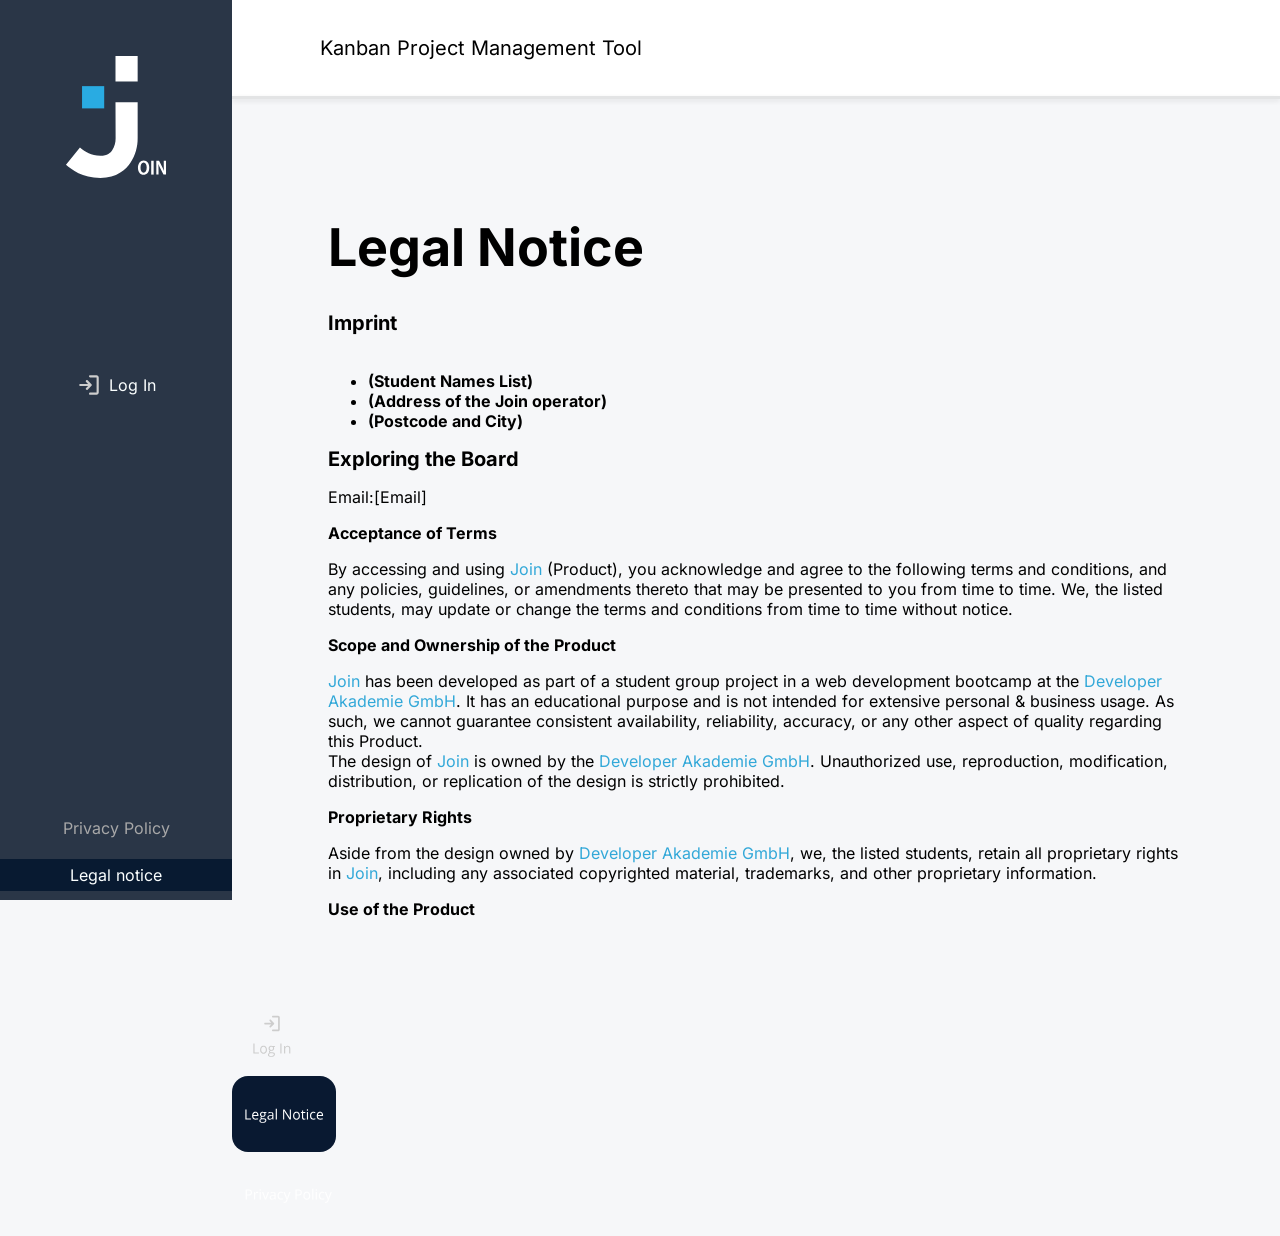
<file: HTML/guest_legal_notice.html>
<!DOCTYPE html>
<html lang="en">

<head>
    <meta charset="UTF-8">
    <meta name="viewport" content="width=device-width, initial-scale=1.0">
    <title>Join</title>
    <link rel="stylesheet" href="../style/style.css">
    <link rel="icon" type="image/x-icon" href="../assets/icons/favicon.svg">
    <link rel="stylesheet" href="../style/navbar.css">
    <link rel="stylesheet" href="../style/buttons.css">
    <link rel="stylesheet" href="../style/color.css">
    <link rel="stylesheet" href="../style/fonts.css">
    <link rel="stylesheet" href="../style/policy.css">
    <link rel="stylesheet" href="../style/legal_notice.css">
    <link rel="stylesheet" href="../style/mobile/policy_mobile.css">
    <link rel="stylesheet" href="../style/mobile/navbar_mobile.css">
    <script src="../scripts/policy_legalnotice/policy_legal_notices.js"></script>


</head>

<body>
    <div class="full_content">
        <nav class="nav mobile_display_none">
            <div class="nav-icon-capa2">
                <img src="../assets/icons/capa_2.svg">
            </div>

            <div class="div_nav_icons_guest">
                <a onclick="logoutGuest()" class="navbar_icon" href="../index.html">
                    <img src="../assets/icons/login.svg"><span>Log In</span>
                </a>
            </div>
            <div class="div_impressum_guest">
                <a class="nav_impressum" href="../HTML/guest_policy.html">
                    <span>Privacy Policy</span>
                </a>
                <div class="navbar_impressum_current_icon">
                    <span>Legal notice</span>
                </div>
            </div>
        </nav>

        <section class="content_right">

            <div class="headline">
                <div class="mobile_join_logo desktop_display_none mobile_display_flex">
                    <img src="../assets/icons/mobile_capa.svg">
                </div>
                <span class="headline_title font20">Kanban Project Management Tool</span>
                <div class="headline_logo_help">
                    <img src="../assets/icons/help.svg" alt="">
                </div>
                <div class="headline_logo_user_sign_in">
                </div>
                <seperator class="navbar_seperator"></seperator>
            </div>

            <div class="main_content">
                <div class="legal_notice_text">
                    <h1>Legal Notice</h1>

                    <h2>Imprint</h2>
                    <br>
                    <ul>
                        <li><strong>(Student Names List)</strong></li>
                        <li><strong>(Address of the Join operator)</strong></li>
                        <li><strong>(Postcode and City)</strong></li>
                    </ul>

                    <h2>Exploring the Board</h2>
                    <p>Email:[Email]</p>

                    <h3>Acceptance of Terms</h3>
                    <p>By accessing and using <span class="blue">Join</span> (Product), you acknowledge and agree to the
                        following terms and conditions, and any policies, guidelines, or amendments thereto that may be
                        presented to you from time to time. We, the listed students, may update or change the terms and
                        conditions from time to time without notice.</p>

                    <h3>Scope and Ownership of the Product</h3>
                    <p><span class="blue">Join</span> has been developed as part of a student group project in a web
                        development bootcamp at the <span class="blue">Developer Akademie GmbH</span>. It has an
                        educational purpose and is not intended for extensive personal & business usage. As such, we
                        cannot guarantee consistent availability, reliability, accuracy, or any other aspect of quality
                        regarding this Product.</p>

                    <p>The design of <span class="blue">Join</span> is owned by the <span class="blue">Developer
                            Akademie GmbH</span>. Unauthorized use, reproduction, modification, distribution, or
                        replication of the design is strictly prohibited.</p>

                    <h3>Proprietary Rights</h3>
                    <p>Aside from the design owned by <span class="blue">Developer Akademie GmbH</span>, we, the listed
                        students, retain all proprietary rights in <span class="blue">Join</span>, including any
                        associated copyrighted material, trademarks, and other proprietary information.</p>

                    <h3>Use of the Product</h3>
                    <p><span class="blue">Join</span> is intended to be used for lawful purposes only, in accordance
                        with all applicable laws and regulations. Any use of <span class="blue">Join</span> for illegal
                        activities, or to harass, harm, threaten, or intimidate another person, is strictly prohibited.
                        You are solely responsible for your interactions with other users of <span
                            class="blue">Join</span>.</p>

                    <h3>Disclaimer of Warranties and Limitation of Liability</h3>
                    <p><span class="blue">Join</span> is provided "as is" without warranty of any kind, whether express
                        or implied, including but not limited to the implied warranties of merchantability, fitness for
                        a particular purpose, and non-infringement. In no event will we, the listed students, or the
                        <span class="blue">Developer Akademie GmbH</span>, be liable for any direct, indirect,
                        incidental, special, consequential or exemplary damages, including but not limited to, damages
                        for loss of profits, goodwill, use, data, or other intangible losses, even if we have been
                        advised of the possibility of such damages, arising out of or in connection with the use or
                        performance of <span class="blue">Join</span>.</p>

                    <h3>Indemnity</h3>
                    <p>You agree to indemnify, defend and hold harmless us, the listed students, the <span
                            class="blue">Developer Akademie</span>, and our affiliates, partners, officers, directors,
                        agents, and employees, from and against any claim, demand, loss, damage, cost, or liability
                        (including reasonable legal fees) arising out of or relating to your use of <span
                            class="blue">Join</span> and/or your breach of this Legal Notice.</p>

                </div>
            </div>
            <nav class="nav_mobile">
                <div class="mobile_navbar_icon mobile_display_flex" onclick="openPage('../index.html'); logoutGuest();">
                    <img src="../assets/icons/mobile_login.svg">
                </div>
                <div class="mobile_display_flex">
                    <img src="../assets/icons/mobile_current_legal_notice.svg">
                </div>
                <div class="mobile_navbar_icon mobile_display_flex" onclick="openPage('../HTML/guest_policy.html')">
                    <img src="../assets/icons/mobile_policy.svg">
                </div>

            </nav>
        </section>
    </div>
</body>

</html>
</file>
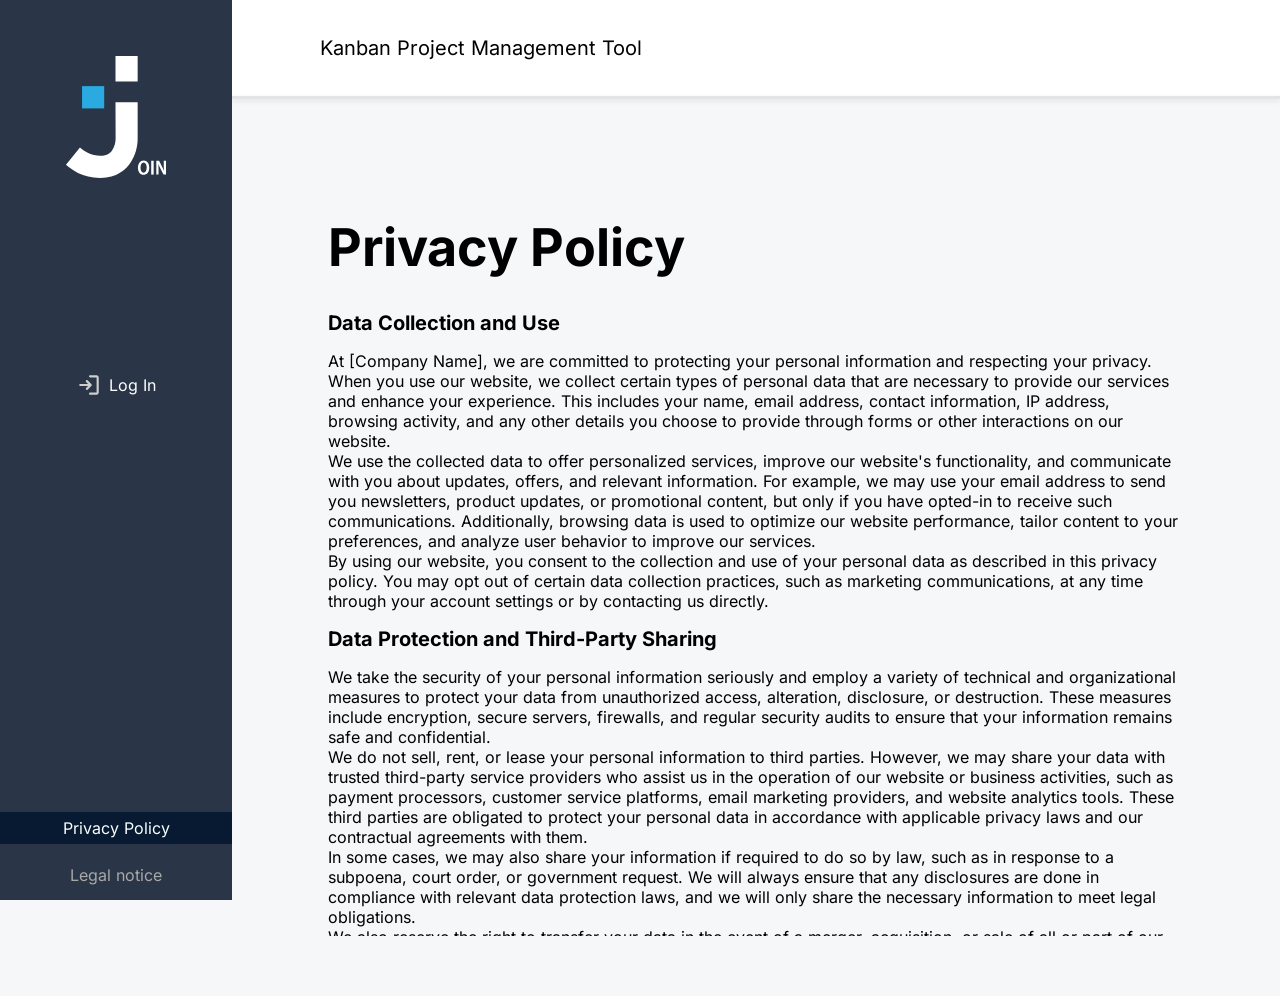
<file: HTML/guest_policy.html>
<!DOCTYPE html>
<html lang="en">

<head>
    <meta charset="UTF-8">
    <meta name="viewport" content="width=device-width, initial-scale=1.0">
    <title>Join</title>
    <link rel="stylesheet" href="../style/style.css">
    <link rel="icon" type="image/x-icon" href="../assets/icons/favicon.svg">
    <link rel="stylesheet" href="../style/navbar.css">
    <link rel="stylesheet" href="../style/buttons.css">
    <link rel="stylesheet" href="../style/color.css">
    <link rel="stylesheet" href="../style/fonts.css">
    <link rel="stylesheet" href="../style/board/board.css">
    <link rel="stylesheet" href="../style/board/board_overlay.css">
    <link rel="stylesheet" href="../style/policy.css">
    <link rel="stylesheet" href="../style/mobile/policy_mobile.css">
    <link rel="stylesheet" href="../style/mobile/navbar_mobile.css">
    <script src="../scripts/policy_legalnotice/policy_legal_notices.js"></script>

</head>

<body>
    <div class="full_content">
        <nav class="nav mobile_display_none">
            <div class="nav-icon-capa2">
                <img src="../assets/icons/capa_2.svg">
            </div>

            <div class="div_nav_icons_guest">
                <a onclick="logoutGuest()" class="navbar_icon" href="../index.html">
                    <img src="../assets/icons/login.svg"><span>Log In</span>
                </a>
            </div>
            <div class="div_impressum_guest">
                <div class="navbar_impressum_current_icon">
                    <span>Privacy Policy</span>
                </div>
                <a class="nav_impressum" href="../HTML/guest_legal_notice.html">
                    <span>Legal notice</span>
                </a>
            </div>
        </nav>

        <section class="content_right">

            <div class="headline">
                <div class="mobile_join_logo desktop_display_none mobile_display_flex">
                    <img src="../assets/icons/mobile_capa.svg">
                </div>
                <span class="headline_title font20">Kanban Project Management Tool</span>
                <div class="headline_logo_help">
                    <img src="../assets/icons/help.svg" alt="">
                </div>
                <div class="headline_logo_user_sign_in">
                </div>
                <seperator class="navbar_seperator"></seperator>
            </div>

            <div class="main_content">
                <div class="privacy_policy_text">
                    <h1>Privacy Policy</h1>

                    <h2>Data Collection and Use</h2>
                    <p>At [Company Name], we are committed to protecting your personal information and respecting your
                        privacy. When you use our website, we collect certain types of personal data that are necessary
                        to
                        provide our services and enhance your experience. This includes your name, email address,
                        contact
                        information, IP address, browsing activity, and any other details you choose to provide through
                        forms or other interactions on our website.</p>

                    <p>We use the collected data to offer personalized services, improve our website's functionality,
                        and
                        communicate with you about updates, offers, and relevant information. For example, we may use
                        your
                        email address to send you newsletters, product updates, or promotional content, but only if you
                        have
                        opted-in to receive such communications. Additionally, browsing data is used to optimize our
                        website
                        performance, tailor content to your preferences, and analyze user behavior to improve our
                        services.
                    </p>

                    <p>By using our website, you consent to the collection and use of your personal data as described in
                        this privacy policy. You may opt out of certain data collection practices, such as marketing
                        communications, at any time through your account settings or by contacting us directly.</p>

                    <h2>Data Protection and Third-Party Sharing</h2>
                    <p>We take the security of your personal information seriously and employ a variety of technical and
                        organizational measures to protect your data from unauthorized access, alteration, disclosure,
                        or
                        destruction. These measures include encryption, secure servers, firewalls, and regular security
                        audits to ensure that your information remains safe and confidential.</p>

                    <p>We do not sell, rent, or lease your personal information to third parties. However, we may share
                        your
                        data with trusted third-party service providers who assist us in the operation of our website or
                        business activities, such as payment processors, customer service platforms, email marketing
                        providers, and website analytics tools. These third parties are obligated to protect your
                        personal
                        data in accordance with applicable privacy laws and our contractual agreements with them.</p>

                    <p>In some cases, we may also share your information if required to do so by law, such as in
                        response to
                        a subpoena, court order, or government request. We will always ensure that any disclosures are
                        done
                        in compliance with relevant data protection laws, and we will only share the necessary
                        information
                        to meet legal obligations.</p>

                    <p>We also reserve the right to transfer your data in the event of a merger, acquisition, or sale of
                        all
                        or part of our business, but we will notify you before such a transfer occurs and ensure that
                        your
                        rights are protected.</p>

                    <p>If you have any questions or concerns about our privacy practices or would like to exercise your
                        rights regarding your personal information, please do not hesitate to contact us directly. We
                        are
                        here to help!</p>
                </div>

            </div>
            <a href="../HTML/guest_legal_notice.html"></a>
            <nav class="nav_mobile">
                <div class="mobile_navbar_icon mobile_display_flex" onclick="openPage('../index.html'); logoutGuest();">
                    <img src="../assets/icons/mobile_login.svg">
                </div>
                <div class="mobile_display_flex">
                    <img src="../assets/icons/mobile_legal_notice.svg" onclick="openPage('../HTML/guest_legal_notice.html')">
                </div>
                <div class="mobile_navbar_icon mobile_display_flex">
                    <img src="../assets/icons/mobile_current_privacy.svg">
                </div>

            </nav>
        </section>
    </div>
</body>

</html>
</file>
<file: style/style.css>
html,
body {
    width: 100%;
    touch-action: pan-y;
}

body.welcome-overlay-open {
    overflow: hidden;
}

*
{       margin: 0;
    font-family: "Inter", sans-serif;
}

.hidden {
display: none; 
}

.d_none {
    display: none !important;
}

.z99 {
    z-index: 99;
}

.submenu_closed {
    display: none;
}

.submenu_open {
    display: block;
}

.user_logo {
    height: 52px;
    width: 52px;
    background-color: white;
    color: rgb(37, 172, 226);
    border: 4px solid rgb(42, 54, 71);
    border-radius: 100%;
    padding: 10px 10px;
    font-size: 22px;
    font-weight: bold;
    outline: none;
    display: flex;
    align-items: center;
    justify-content: center;
}

.user_logo:hover {
    cursor: pointer;
    background-color: rgb(227, 228, 229);
}

.div_submenu {
    position: absolute;
    top: 99px;
    right: 20px;
    transition: all 250ms ease-in-out;
    z-index: 1050;
}

.submenu {
    justify-content: space-evenly;
    align-items: center;
    display: flex;
    flex-direction: column;
    height: 158px;
    width: 148px;
    background-color: rgba(42, 54, 71);
    border-radius: 20px 0 20px 20px;
}

.submenu a:hover{
    background-color: rgba(6, 94, 209, 0.445);
    width: 140px;
}

.submenu a {
    color: rgb(168, 168, 168);
    text-decoration: none;
    width: 148px;
    height: 36px;
    align-items: center;
    display: flex;
    justify-content: center;
}

@media (max-width: 1000px) {
    .submenu{
        height: 200px;
    }
}
</file>
<file: style/navbar.css>
body {
    height: 100vh;
    background-color: rgb(246, 247, 249);
    margin: 0;
    display: flex;
    overflow: hidden;
}

::-webkit-scrollbar {
    scrollbar-width: 6px;
    width: 6px;
}

::-webkit-scrollbar-thumb {
    background: #a8a8a8;
    border-radius: 3px;
}

.full_content {
    display: flex;
    flex: 1;
}

.content_right {
    align-items: center;
    flex-grow: 1;
   width: calc(100% - 232px);
}

.main_content {
  background-color: rgb(246, 247, 249);
  height: -webkit-fill-available;
  max-width: 1682px;
}

.headline {
    display: flex;
    align-items: center;
    background-color: white;
    height: 96px;
    width: 100%;
    flex-grow: 1;
    gap: 30px;
    justify-content: right;
  }

.headline_title {
    display: flex;
    position: absolute;
    left: 320px;
}

.headline_logo_help {
    display: flex;
}

.desktop_display_none{
    display: none;
}

.headline_logo_help:hover {
    cursor: pointer;
    transform: scale(1.2);
}

.headline_logo_user_sign_in {
    padding-right: 32px;
    display: flex;
}

.navbar_seperator {
    height: 3px;
    background-color: rgb(227, 228, 229);
    display: flex;
    box-shadow: 0 2px 5px rgba(0, 0, 0, 0.1);
    top: 96px;
    position: absolute;
    flex-grow: 1;
    width: calc(100% - 232px);
}

.nav {
    background-color: rgba(42, 54, 71);
    width: 232px;
    display: flex;
    flex-direction: column;
    align-items: center;
    justify-content: space-between;
    z-index: 1;
}

.nav-icon-capa2 {
    padding-top: 56px;
}

.div_nav_icons {
    position: absolute;
    top: 290px;
}

.navbar_icon {
    color: rgb(251, 255, 255);
    gap: 7px;
    align-items: center;
    display: flex;
    margin-bottom: 20px;
    justify-content: center;
    width: 232px;
    height: 45px;
    text-decoration: none;
}

.navbar_current_icon {
    color: rgb(251, 255, 255);
    gap: 7px;
    align-items: center;
    display: flex;
    margin-bottom: 20px;
    justify-content: center;
    width: 232px;
    height: 45px;
    background-color: rgb(8, 26, 49);
}

.navbar_icon:hover {
    cursor: pointer;
    background-color: rgba(6, 94, 209, 0.445);
}

.div_impressum {
    display: flex;
    flex-direction: column;
    justify-content: center;
    padding-bottom: 30px;
}

.nav_impressum {
    color: rgb(168, 168, 168);
    gap: 7px;
    margin-bottom: 15px;
    height: 32px;
    text-decoration: none;
    display: flex;
    justify-content: center;
    align-items: center;
}

.navbar_impressum_current_icon {
    color: rgb(251, 255, 255);
    height: 32px;
    width: 232px;
    background-color: rgb(8, 26, 49);
    text-decoration: none;
    display: flex;
    justify-content: center;
    align-items: center;
    margin-bottom: 15px;
}

.nav_impressum:hover {
    cursor: pointer;
    color: rgb(37, 172, 226);
}
</file>
<file: style/buttons.css>
.btn_to_signup_page {
    box-sizing: border-box;
    height: 48px;
    width: 95px;
    border-radius: 8px;
    border: 0;
    background-color: rgb(42, 54, 71);
    color: white;
    font-weight: 700;
    font-size: 16px;
    padding: 15px 16px;
    text-decoration: none;
}

.btn_to_signup_page:hover {
    cursor: pointer;
    text-decoration: none;
    background-color: #29ABE2;
    box-shadow: 0 0 4px 0 rgb(0, 0, 0, 0.02);
}

.login_btn {
    height: 48px;
    width: 110px;
    border-radius: 8px;
    border: 0;
    background-color: rgb(42, 54, 71);
    color: white;
    padding: 15px 24px;
    font-weight: 700;
    font-size: 21px;
    display: flex;
    justify-content: center;
    align-items: center;
}

.login_btn:hover {
    background-color: #29ABE2;
    cursor: pointer;
    box-shadow: 0 0 4px 0 rgb(0, 0, 0, 0.02);
}

.guest_login_btn {
    box-sizing: border-box;
    height: 48px;
    border-radius: 8px;
    border: 1px solid rgb(42, 54, 71);
    background-color: white;
    padding: 15px 24px;
    color: rgb(42, 54, 71);
    font-weight: 700;
    font-size: 21px;
    display: flex;
    justify-content: center;
    align-items: center;
    text-decoration: none;
}

.guest_login_btn:hover {
    cursor: pointer;
    text-decoration: none;
    border: 1px solid #29ABE2;
    color: #29ABE2;
    box-shadow: 0 4px 4px 0 rgb(0, 0, 0, 0.02);
}

.signup_btn {
    width: 126px;
    height: 48px;
    border-radius: 8px;
    border: 0;
    background-color: rgb(42, 54, 71);
    color: white;
    font-weight: 700;
    font-size: 16px;
    font-weight: 700;
    font-size: 21px;
}

.signup_btn:hover {
    cursor: pointer;
    text-decoration: none;
    background-color: #29ABE2;
    box-shadow: 0 0 4px 0 rgb(0, 0, 0, 0.02);
}

.signup_btn:disabled {
    cursor: unset;
    background-color: rgb(42, 54, 71);
}

.check_box_btn {
    width: 24px;
    background-image: url(../assets/icons/Check_button.svg);
    height: 24px;
    background-repeat: no-repeat;
}

.check_box_btn:hover {
    background-image: url(../assets/icons/subtask_todo_hover.svg) !important;
    cursor: pointer;
}

.checked_box {
    background-image: url(../assets/icons/subtask_done.svg) !important;
}

.checked_box:hover {
    background-image: url(../assets/icons/subtask_done_hover.svg) !important;
}

.button_clear_task {
    display: flex;
    gap: 4px;
    align-items: center;
    width: 110px;
    height: 56px;
    padding: 16px;
    font-size: 20px;
    line-height: 24px;
    border-radius: 10px;
    border: 1px solid;
    border-color: #2A3647;
    color: #2A3647;
    transition: all 0.3s ease;
}

.button_clear_task:hover {
    color: #29ABE2;
    border-color: #29ABE2;
    height: 58px; 
}

.button_clear_task:hover img {
    color: #29ABE2;
    border-color: #29ABE2;
    filter: invert(50%) sepia(100%) saturate(200%) hue-rotate(165deg) brightness(100%) contrast(100%);
}

.button_create_task {
    display: flex;
    gap: 4px;
    align-items: center;
    width: 183px;
    height: 56px;
    padding: 16px;
    background-color: #2A3647;
    color: white;
    font-size: 20px;
    line-height: 24px;
    border-radius: 10px;
    border: 1px solid;
    box-shadow: rgba(0, 0, 0, 0.2);
    transition: box-shadow 0.3s ease, transform 0.2s ease;
    pointer-events: none;
    opacity: 0.5;
    img {
        background-color: #2A3647;
    }
}

.button_create_task:hover {
    background-color: #29ABE2;
    img {
        background-color: #29ABE2;
    }
}

button:hover {
    cursor: pointer;
}

.prio_buttons {
    width: 100%;
    display: grid;
    grid-template-columns: repeat(3, 1fr);
    gap:5px;
    button {
        padding: 16px 10px 16px 10px;
        height: 56px;
        display: flex;
        gap: 5px;
        align-items: center;
        justify-content: center;
        font-size: 20px;
        line-height: 24px;
        border-radius: 10px;
        border: 0.1px solid;
        border-color: #D1D1D1;
    }
}

.go_back_btn {
    width: 32px;
    height: 32px;
}

.go_back_btn:hover {
    cursor: pointer;
    background-color: #EEEEEE;
    border-radius: 50%;
}

.go_back_btn_help {
    width: 37px;
    height: 37px;
}

.go_back_btn_help:hover {
    cursor: pointer;
    background-color: #EEEEEE;
    border-radius: 50%;
}

.add_task_btn {
    height: 48px;
    border: 1px solid #2A3647;
    border-radius: 10px;
    padding: 8px 16px;
    display: flex;
    align-items: center;
    gap: 4px;
    background-color: #2A3647;
    font-weight: 700;
    color: white;
    font-size: 21px;
}

.add_task_btn:hover {
    cursor: pointer;
    background-color: #29ABE2;
    border: 1px solid #29ABE2;
    box-shadow: 0 4px 4px 0px #00000040;
}

.successful_signin_btn {
    width: 312px;
    height: 74px;
    box-shadow: 0 0 4px 0px rgb(0, 0, 0, 0.01);
    background-color: #2A3647;
    border-radius: 20px;
    color: white;
    font-size: 20px;
    position: absolute;
    bottom: 65px;
    left: calc(50vw - 156px);
    display: flex;
    justify-content: center;
    align-items: center;
    display: none;
    text-decoration: none;
}

@keyframes signedUp {
    from {bottom: 0;}
    to {top: calc(50vh + 37px ); }
}

.delete_btn_overlay_board:hover {
    cursor: pointer;
}

.edit_btn_overlay_board:hover {
    cursor: pointer;
}

.close_btn_overlay:hover {
    cursor: pointer;
}

.disable {
    pointer-events: none;
}

.close_btn_overlay {
    width: 13.5px !important;
    height: 13.5px !important;
    padding: 9.25px 9.25px !important;
}

.back_icon {
    width: 26px;
    filter: grayscale(1);
}

.back_icon:hover {
    cursor: pointer;
}
</file>
<file: style/color.css>
:root{
--blue:#0038FF; 
--blue2:#4589FF;
--blue3:#177DA8;
--grau:#A8A8A8;
--grau1:#D1D1D1;
--white:#ffff;
--black:#000000;
}

:root {
    --sideheader-main-color: #2A3647;
    --sideheader-hover-color: #2A3D59;
    --sideheader-active-color: #091931;
    --content-main-color: #F6F7F8;
    --sideheader-font-color: #CDCDCD;
    --button-hover-color: #29ABE2;
    --item-hover-color: #F8F8F8;
    --details-font-color: #007CEE;
     --details-background-color-Extern: #EBFC88;
     --details-background-color-Member: #1FD7C1;
}
</file>
<file: style/fonts.css>
.font20 {
    font-size: 20px;
}

h1 {
    font-size: 24px;
}

h2 {
    font-size: 20px;
    font-weight: 400;
}

h3 {
    font-size: 16px;
}

h4 {
    font-size: 12px;
}

.font_19 {
  font-size: 19px;
}

.font_16 {
  font-size: 16px;
}

/* inter-100 - latin */
@font-face {
    font-display: swap;
    font-family: 'Inter';
    font-style: normal;
    font-weight: 100;
    src: url('../assets/fonts/inter-v18-latin-100.woff2') format('woff2');
  }

/* inter-200 - latin */
@font-face {
    font-display: swap;
    /* Check https://developer.mozilla.org/en-US/docs/Web/CSS/@font-face/font-display for other options. */
    font-family: 'Inter';
    font-style: normal;
    font-weight: 200;
    src: url('../assets/fonts/inter-v18-latin-200.woff2') format('woff2');
    /* Chrome 36+, Opera 23+, Firefox 39+, Safari 12+, iOS 10+ */
}

/* inter-300 - latin */
@font-face {
    font-display: swap;
    /* Check https://developer.mozilla.org/en-US/docs/Web/CSS/@font-face/font-display for other options. */
    font-family: 'Inter';
    font-style: normal;
    font-weight: 300;
    src: url('../assets/fonts/inter-v18-latin-300.woff2') format('woff2');
    /* Chrome 36+, Opera 23+, Firefox 39+, Safari 12+, iOS 10+ */
}

/* inter-regular - latin */
@font-face {
    font-display: swap;
    /* Check https://developer.mozilla.org/en-US/docs/Web/CSS/@font-face/font-display for other options. */
    font-family: 'Inter';
    font-style: normal;
    font-weight: 400;
    src: url('../assets/fonts/inter-v18-latin-regular.woff2') format('woff2');
    /* Chrome 36+, Opera 23+, Firefox 39+, Safari 12+, iOS 10+ */
}

/* inter-500 - latin */
@font-face {
    font-display: swap;
    /* Check https://developer.mozilla.org/en-US/docs/Web/CSS/@font-face/font-display for other options. */
    font-family: 'Inter';
    font-style: normal;
    font-weight: 500;
    src: url('../assets/fonts/inter-v18-latin-500.woff2') format('woff2');
    /* Chrome 36+, Opera 23+, Firefox 39+, Safari 12+, iOS 10+ */
}

/* inter-600 - latin */
@font-face {
    font-display: swap;
    /* Check https://developer.mozilla.org/en-US/docs/Web/CSS/@font-face/font-display for other options. */
    font-family: 'Inter';
    font-style: normal;
    font-weight: 600;
    src: url('../assets/fonts/inter-v18-latin-600.woff2') format('woff2');
    /* Chrome 36+, Opera 23+, Firefox 39+, Safari 12+, iOS 10+ */
}

/* inter-700 - latin */
@font-face {
    font-display: swap;
    /* Check https://developer.mozilla.org/en-US/docs/Web/CSS/@font-face/font-display for other options. */
    font-family: 'Inter';
    font-style: normal;
    font-weight: 700;
    src: url('../assets/fonts/inter-v18-latin-700.woff2') format('woff2');
    /* Chrome 36+, Opera 23+, Firefox 39+, Safari 12+, iOS 10+ */
}

/* inter-800 - latin */
@font-face {
    font-display: swap;
    /* Check https://developer.mozilla.org/en-US/docs/Web/CSS/@font-face/font-display for other options. */
    font-family: 'Inter';
    font-style: normal;
    font-weight: 800;
    src: url('../assets/fonts/inter-v18-latin-800.woff2') format('woff2');
    /* Chrome 36+, Opera 23+, Firefox 39+, Safari 12+, iOS 10+ */
}

/* inter-900 - latin */
@font-face {
    font-display: swap;
    /* Check https://developer.mozilla.org/en-US/docs/Web/CSS/@font-face/font-display for other options. */
    font-family: 'Inter';
    font-style: normal;
    font-weight: 900;
    src: url('../assets/fonts/inter-v18-latin-900.woff2') format('woff2');
    /* Chrome 36+, Opera 23+, Firefox 39+, Safari 12+, iOS 10+ */
}

/* open-sans-300 - latin */
@font-face {
    font-display: swap; /* Check https://developer.mozilla.org/en-US/docs/Web/CSS/@font-face/font-display for other options. */
    font-family: 'Open Sans';
    font-style: normal;
    font-weight: 300;
    src: url('../assets//fonts/open-sans-v40-latin-300.woff2') format('woff2'); /* Chrome 36+, Opera 23+, Firefox 39+, Safari 12+, iOS 10+ */
  }

  /* open-sans-300italic - latin */
  @font-face {
    font-display: swap; /* Check https://developer.mozilla.org/en-US/docs/Web/CSS/@font-face/font-display for other options. */
    font-family: 'Open Sans';
    font-style: italic;
    font-weight: 300;
    src: url('../assets//fonts/open-sans-v40-latin-300italic.woff2') format('woff2'); /* Chrome 36+, Opera 23+, Firefox 39+, Safari 12+, iOS 10+ */
  }

  /* open-sans-regular - latin */
  @font-face {
    font-display: swap; /* Check https://developer.mozilla.org/en-US/docs/Web/CSS/@font-face/font-display for other options. */
    font-family: 'Open Sans';
    font-style: normal;
    font-weight: 400;
    src: url('../assets//fonts/open-sans-v40-latin-regular.woff2') format('woff2'); /* Chrome 36+, Opera 23+, Firefox 39+, Safari 12+, iOS 10+ */
  }

  /* open-sans-italic - latin */
  @font-face {
    font-display: swap; /* Check https://developer.mozilla.org/en-US/docs/Web/CSS/@font-face/font-display for other options. */
    font-family: 'Open Sans';
    font-style: italic;
    font-weight: 400;
    src: url('../assets//fonts/open-sans-v40-latin-italic.woff2') format('woff2'); /* Chrome 36+, Opera 23+, Firefox 39+, Safari 12+, iOS 10+ */
  }

  /* open-sans-500 - latin */
  @font-face {
    font-display: swap; /* Check https://developer.mozilla.org/en-US/docs/Web/CSS/@font-face/font-display for other options. */
    font-family: 'Open Sans';
    font-style: normal;
    font-weight: 500;
    src: url('../assets//fonts/open-sans-v40-latin-500.woff2') format('woff2'); /* Chrome 36+, Opera 23+, Firefox 39+, Safari 12+, iOS 10+ */
  }

  /* open-sans-500italic - latin */
  @font-face {
    font-display: swap; /* Check https://developer.mozilla.org/en-US/docs/Web/CSS/@font-face/font-display for other options. */
    font-family: 'Open Sans';
    font-style: italic;
    font-weight: 500;
    src: url('../assets//fonts/open-sans-v40-latin-500italic.woff2') format('woff2'); /* Chrome 36+, Opera 23+, Firefox 39+, Safari 12+, iOS 10+ */
  }

  /* open-sans-600 - latin */
  @font-face {
    font-display: swap; /* Check https://developer.mozilla.org/en-US/docs/Web/CSS/@font-face/font-display for other options. */
    font-family: 'Open Sans';
    font-style: normal;
    font-weight: 600;
    src: url('../assets//fonts/open-sans-v40-latin-600.woff2') format('woff2'); /* Chrome 36+, Opera 23+, Firefox 39+, Safari 12+, iOS 10+ */
  }

  /* open-sans-600italic - latin */
  @font-face {
    font-display: swap; /* Check https://developer.mozilla.org/en-US/docs/Web/CSS/@font-face/font-display for other options. */
    font-family: 'Open Sans';
    font-style: italic;
    font-weight: 600;
    src: url('../assets//fonts/open-sans-v40-latin-600italic.woff2') format('woff2'); /* Chrome 36+, Opera 23+, Firefox 39+, Safari 12+, iOS 10+ */
  }

  /* open-sans-700 - latin */
  @font-face {
    font-display: swap; /* Check https://developer.mozilla.org/en-US/docs/Web/CSS/@font-face/font-display for other options. */
    font-family: 'Open Sans';
    font-style: normal;
    font-weight: 700;
    src: url('../assets//fonts/open-sans-v40-latin-700.woff2') format('woff2'); /* Chrome 36+, Opera 23+, Firefox 39+, Safari 12+, iOS 10+ */
  }

  /* open-sans-700italic - latin */
  @font-face {
    font-display: swap; /* Check https://developer.mozilla.org/en-US/docs/Web/CSS/@font-face/font-display for other options. */
    font-family: 'Open Sans';
    font-style: italic;
    font-weight: 700;
    src: url('../assets//fonts/open-sans-v40-latin-700italic.woff2') format('woff2'); /* Chrome 36+, Opera 23+, Firefox 39+, Safari 12+, iOS 10+ */
  }

  /* open-sans-800 - latin */
  @font-face {
    font-display: swap; /* Check https://developer.mozilla.org/en-US/docs/Web/CSS/@font-face/font-display for other options. */
    font-family: 'Open Sans';
    font-style: normal;
    font-weight: 800;
    src: url('../assets//fonts/open-sans-v40-latin-800.woff2') format('woff2'); /* Chrome 36+, Opera 23+, Firefox 39+, Safari 12+, iOS 10+ */
  }

  /* open-sans-800italic - latin */
  @font-face {
    font-display: swap; /* Check https://developer.mozilla.org/en-US/docs/Web/CSS/@font-face/font-display for other options. */
    font-family: 'Open Sans';
    font-style: italic;
    font-weight: 800;
    src: url('../assets//fonts/open-sans-v40-latin-800italic.woff2') format('woff2'); /* Chrome 36+, Opera 23+, Firefox 39+, Safari 12+, iOS 10+ */
  }
</file>
<file: style/policy.css>
.privacy_policy_text {
    padding: 120px 96px;
    overflow-y: auto;
    height: 600px;
    background-color: rgb(246, 247, 249);
    flex: 1;
}

.headline_logo_help {
    display: none;
}

h1 {
    color: #000;
    font-weight: bold;
    padding-bottom: 16px;
    font-size: 52px;
}

h2,
h3 {
    color: #000;
    font-weight: bold;
    padding-bottom: 16px;
    padding-top: 16px;
}

p {
    color: #000100;
}

.blue {
    color: rgb(50, 168, 216);
}

.div_impressum_guest {
    display: flex;
    flex-direction: column;
    justify-content: center;
    padding-top: 385px;
    text-decoration: none;
}

.div_nav_icons_guest{
    padding-top: 180px;
}
</file>
<file: style/legal_notice.css>
.legal_notice_text {
    padding: 120px 96px;
    overflow-y: auto;
    height: 600px;
    background-color: rgb(246, 247, 249);
    flex: 1;
}

.headline_logo_help{
    display: none;
}

h1 {
    color: #000;
    font-weight: bold;
    padding-bottom: 16px;
    font-size: 52px;
}

h2, h3 {
    color: #000;
    font-weight: bold;
    padding-top: 16px;
}

p {
    color: #000100;
}

.blue{
    color: rgb(50, 168, 216);
}
</file>
<file: style/mobile/policy_mobile.css>
@media (max-width: 1000px) {
    .headline_logo_user_sign_in_mobile{
        display: flex;
        padding-right: 32px;
    }

    .privacy_policy_text {
        padding: 50px 30px;
}

.legal_notice_text{
    padding: 50px 30px;
}

.help_content{
    padding: 50px 30px;
}
}

@media (max-width: 400px) {
    .privacy_policy_text{
        height: 430px;
    }

    .legal_notice_text{
        height: 420px;
    }

    .help_content{
        height: 420px;
    }
}
</file>
<file: style/mobile/navbar_mobile.css>
@media (max-width: 1000px) {
    .headline_title{
        display: none
    }

    .headline{
        gap: 0;
    }

    .mobile_join_logo{
        position: absolute;
        left: 56px;
    }

    .mobile_capa{
        display: flex;
        position: absolute;
        left: 56px;
    }

    .mobile_navbar_icon:hover {
        cursor: pointer;
    }

    .mobile_display_none {
        display: none;
    }

    .nav_mobile {
        display: flex !important;
        background-color: rgba(42, 54, 71);
        height: 80px;
        align-items: center;
        justify-content: space-around;
        position: fixed;
        bottom: 0;
        width: 100%;
        z-index: 1000;
    }

    .mobile_display_flex{
        display: flex;
    }

    .navbar_seperator{
        width: 100%
    }
}

@media (max-height: 601px) {
    .div_impressum {
        display: none;
    }
}
</file>
<file: style/board/board.css>
.board_page {
    display: flex;
}

.board_content {
    width: calc(100vw - 232px);
    max-width: 1682px;
}

.board_header {
    display: flex;
    justify-content: space-between;
    align-items: center;
    padding-left: 64px;
    padding-right: 64px;
    padding-top: 79.5px;
}

.board_options {
    display: flex;
    gap: 32px;
}

.board_heading {
    font-size: 61px;
}

.add_icon {
    width: 34px;
    height: 34px;
    padding: 6px;
}

.input_board{
    width: 300px;
    height: 48px;
    border-radius: 10px;
    border: 1px solid #A8A8A8;
    padding: 8px 16px;  
    background-color: hsl(0, 0%, 100%);
    display: flex;
}

.input_board_searching {
    border: 1px solid #29ABE2;
}

.alert_input{
    border: 1px solid #FF8190
}

.inputfield_board {
    border: 0;
    padding: 0;
    font-size: 20px;
    font-weight: 400;
    width: 230px;
}

.inputfield_board::placeholder {
    color: #D1D1D1;
}

.inputfield_board:focus-visible {
    outline: none;
}

.input_icons {
    display: flex;
    gap: 16px;
    align-items: center;
    width: 48px;
}

.seperator_icon {
    height: 32px;
 }

.search_icon {
   height: 24px;
   margin: 0px;
}

.search_icon:hover {
    cursor: pointer;
}

.board_table {
    padding-top: 44px;
}

.board_description_box {
    display: flex;
    flex-direction: column;
}

.board_category_header {
    display: flex;
    justify-content: space-between;
    width: 256px;
}

.Board_description_text {
    font-size: 20px;
    font-weight: 700;
    color: #42526E;
}

.add_task_icon {
    width: 24px;
}

.add_task_icon:hover {
    cursor: pointer;
    filter: invert(50%) sepia(100%) saturate(200%) hue-rotate(165deg) brightness(100%) contrast(100%);
}

.add_task_icon_mobile {
    display: none;
}

.board_table_content {
    padding-left: 64px;
    display: flex;
    justify-content: space-between;
    padding-right: 64px;
    gap: 26px;
    max-height: calc(100vh - 324px);
    overflow-y: auto;
    scrollbar-width: none;
}

.board_content_box {
    padding-top: 16px;
    padding-bottom: 6px;
}

.board_content_colums_cards {
    display: flex;
    gap: 16px;
    flex-direction: column;
}

.no_tasks {
    width: 246px;
    height: 48px;
    background-color: #E7E7E7;
    border: 1px dashed #A8A8A8;
    border-radius: 10px;
    display: flex;
    justify-content: center;
    align-items: center;
    font-size: 16px;
    font-weight: 400;
    font-family: "open-sans", sans-serif;
    color: #A8A8A8;
    box-shadow: 0 0 4px 0 rgb(0, 0, 0, 0.01);
}

.card {
    min-width: 220px;
    max-width: 220px;
    height: fit-content;
    background-color: #FFFFFF;
    border-radius: 24px;
    display: flex;
    flex-direction: column;
    gap: 14px;
    box-shadow: 0 0 10px 3px rgb(0, 0, 0, 0.08);
    padding: 16px;
}

.card:hover {
    cursor: pointer;
}

.card_header {
    display: flex;
    justify-content: space-between;
}

.task_category {
    height: 19px;
    color: white;
    border-radius: 8px;
    padding: 4px 16px;
    display: flex;
    justify-content: center;
    align-items: center;
}

.user_story {
    background-color: #0038FF;
    width: 214px;
}

.technical_task {
    background-color: #1FD7C1;
    width: 214px;
}

.change_category_btn {
    display: none;
}

.task_name {
    font-weight: 700;
    color: #2A3647;
    padding-bottom: 8px;
}

.task_description {
    color: #A8A8A8;
}

.progress_box {
    width: 190px;
    display: flex;
    justify-content: space-between;
    align-items: center;
}

.progress_bar {
    background-color: #F4F4F4;
    width: 100px;
    height: 8px;
    border-radius: 8px;
}

.progress {
    background-color: #4589FF;
    height: 8px;
    border-radius: 16px;
}

.card_footer {
    display: flex;
    justify-content: space-between;
    align-items: center;
}

.profile_badges {
    display: flex;
    min-width: 2px;
}

.profile_badge {
    width: 32px;
    height: 32px;
    border-radius: 45px;
    border: 1px solid white;
    color: white;
    font-size: 12px;
    display: flex;
    align-items: center;
    justify-content: center;
    /* prevents flexbox from squeezing the circle into an oval on small screens */
    flex-shrink: 0;
}

.prio_icon {
    width: 17px;
}

.low_prio {
    height: 12px;
    padding: 10px 7.5px;
}

.medium_prio {
    height: 6.33px;
    padding: 13px 7.5px;
}

.high_prio {
    height: 14px;
    padding: 9px 7.5px;
}

.alert_box{
    font-size: 12px;
    font-weight: 400;
    color: #FF8190;
    padding-top: 6px;
}

.found_titles {
    display: flex;
    flex-direction: column;
    align-items: center;
    gap: 16px;
    margin-top: 150px;
}

.heading_extra {
    font-size: 61px;
    position: fixed;
    background-color: white;
    z-index: 99;
    height: 100px;
    padding-top: 48px;
}

.rotate_card {
    transform: rotate(5deg);
}

.dots_more_content {
    z-index: 6;
    position: relative;
    left: calc(-37px);
    color: #A8A8A8;
    display: flex;
    align-items: end;
    padding-left: 5px;
    font-size: 14px;
}

.add_icon_board {
    display: none;
}

.placeholder {
    min-width: 248px;
    height:242px;
    border-radius: 30px;
    border: 1px dashed #A8A8A8;
    box-shadow: 0 0 4px 0 rgb(0, 0, 0, 0.16);
    display: none;
}

.nav_mobile{
    display: none;
}
</file>
<file: style/board/board_overlay.css>
.bg_overlay {
    width: 100%;
    height: 100%;
    position: absolute;
    background-color: rgba(0, 0, 0, 0.4);
    top: 0;
    display: flex;
    justify-content: center;
    z-index: 99;
    padding-top: 48px;
}

.bg_overlay:hover {
   cursor: pointer;
}

 .close_btn_AddOverlay{
    cursor: pointer;
  }                    

.card_overlay_board {
    width: 500px;
    background-color: #FFFFFF;
    display: flex;
    flex-direction: column;
    padding: 48px 40px;
    gap: 24px;
    border-radius: 30px;
    box-shadow: 0 0 10px 3px rgb(0, 0, 0, 0.08);
    overflow: auto;
    max-height: calc(100vh - 196px);
    scrollbar-width: none;
    height: fit-content;
}

.card_overlay_board:hover {
   cursor: default;
}

.slide-in-overlay {
    animation: slide-in-overlay 0.2s ease-out forwards;
}

@keyframes slide-in-overlay {
    from {
        right: -100vw;
    }

    to {
        right: calc((100vw - 525px) / 2);
    }
}

.technical_task_overlay {
    /* 176px + 2 x 16px padding = 208px visible width */
    min-width: 176px;
    min-height: 40px;
    background-color: #1FD7C1;
}

.user_story_overlay {
    min-width: 200px;  
    min-height: 40px;
       background-color: #0038FF;
}

.task_category_overlay {
    height: 28px !important;
    padding: 4px 16px !important;
    font-size: 23px !important;
}

.creator_name{
  display: flex;
  flex-direction: row;
  align-items: center;
  justify-content: space-between;
  gap: 10px;
    }

.creator_name_detail{
    display: flex;
    flex-direction: row;
    align-items: center;
    gap:10px;
    padding: 2px;
    img{
        width: 16px;
        height:16px ;
    }

    p{
        font-weight: 400;
        font-size: 16px;
        color: #2A3647;
    }

    background-color: var(--details-background-color);
    border-radius: 4px;
}

/* icon and text side by side */
.ai_note_overlay p{
    margin-left: 5px;
    display: flex;
    align-items: center;
    gap: 8px;
}

.ai_note_overlay img{
    width: 20px;
    height: 20px;
}

/* gradient text: the gradient is the background, background-clip cuts it to the letters */
.ai_note_text{
    font-size: 18px;
    font-weight: 400;
    white-space: nowrap;
    background: linear-gradient(90deg, #8a2be2 0%, #29abe2 100%);
    -webkit-background-clip: text;
    background-clip: text;
    color: transparent;
    -webkit-text-fill-color: transparent;
}

.creator_extern{
    background-color: var(--details-background-color-Extern);
}

.creator_member{
    background-color: var(--details-background-color-Member);
}

.profil_entry{
    display: flex;
    flex-direction: row;
    align-items: center;
    gap:5px;
}

.task_description_overlay {
    font-weight: 400;
    font-size: 20px;
    color: black;
    display: flex;
    gap: 25px;
}

.color_blue {
    color: #2A3647;
}

.priority_div {
    display: flex;
    align-items: center;
    gap: 10px;
    padding: 0 18px;
}

.fd_column {
    flex-direction: column;
}

.al_center {
    display: flex;
    align-items: center;
}

.contact_info {
    display: flex;
    gap: 16px;
    align-items: center;
    padding: 7px 16px;
}

.profile_badge_overlay {
    width: 38px !important;
    height: 38px !important;
    border: 2px solid white !important;
}

.gap_8 {
    gap: 8px !important;;
}

.task_info {
    display: flex;
    gap: 16px;
    padding: 5px 16px;
    align-items: center;
    width: fit-content;
}

.task_info:hover {
 cursor: pointer;
 background-color: #0000000e;
 border-radius: 10px;
 .check_box_btn {
    background-image: "url(subtask_todo_hover.svg)" !important;
 }
}

.task_info_done:hover {
    .checked_box {
        background-image: "url(subtask_done_hover.svg)"!important;
     }
}

.card_overlay_header {
    display: flex;
    justify-content: space-between;
    align-items: center;
}

.edit_icon {
    padding: 2.5px;
}

.overlay_options {
    display: flex;
    flex-direction: row;
    justify-content: flex-end;
    gap: 8px;
}

.overlay_option {
    display: flex;
    font-size: 16px;
    align-items: center;
    gap: 8px;
}

.seperator_overlay_options {
    height: 24px;
    background-color: #D1D1D1;
    width: 0.5px;
}

.addTask_overlay {
    width: 1116px;
    height: 870px;
    max-height: calc(100vh - 148px);
    border-radius: 30px;
    box-shadow: 0 0 4px 0 #0000001A;
    background-color: #FFFFFF;
    position: absolute;
    margin-top: 28px;
}

.slide-in {
    animation: slide-in 0.2s ease-out forwards;
}

@keyframes slide-in {
    from {
        right: -100vw;
    }

    to {
        right: calc((100vw - 1116px) / 2);
    }
}

.slide-out {
    animation: slide-out 0.2s ease-out forwards;
}

@keyframes slide-out {
    from {
        right: calc((100vw - 1116px) / 2);
    }

    to {
        right: -100vw;
    }
}

.brighter_background {
    animation: brightenBackground 0.2s linear forwards;
}

@keyframes brightenBackground {
    0% { background-color: rgba(0, 0, 0, 0.4); }
    100% { background-color: transparent; }
}
</file>
